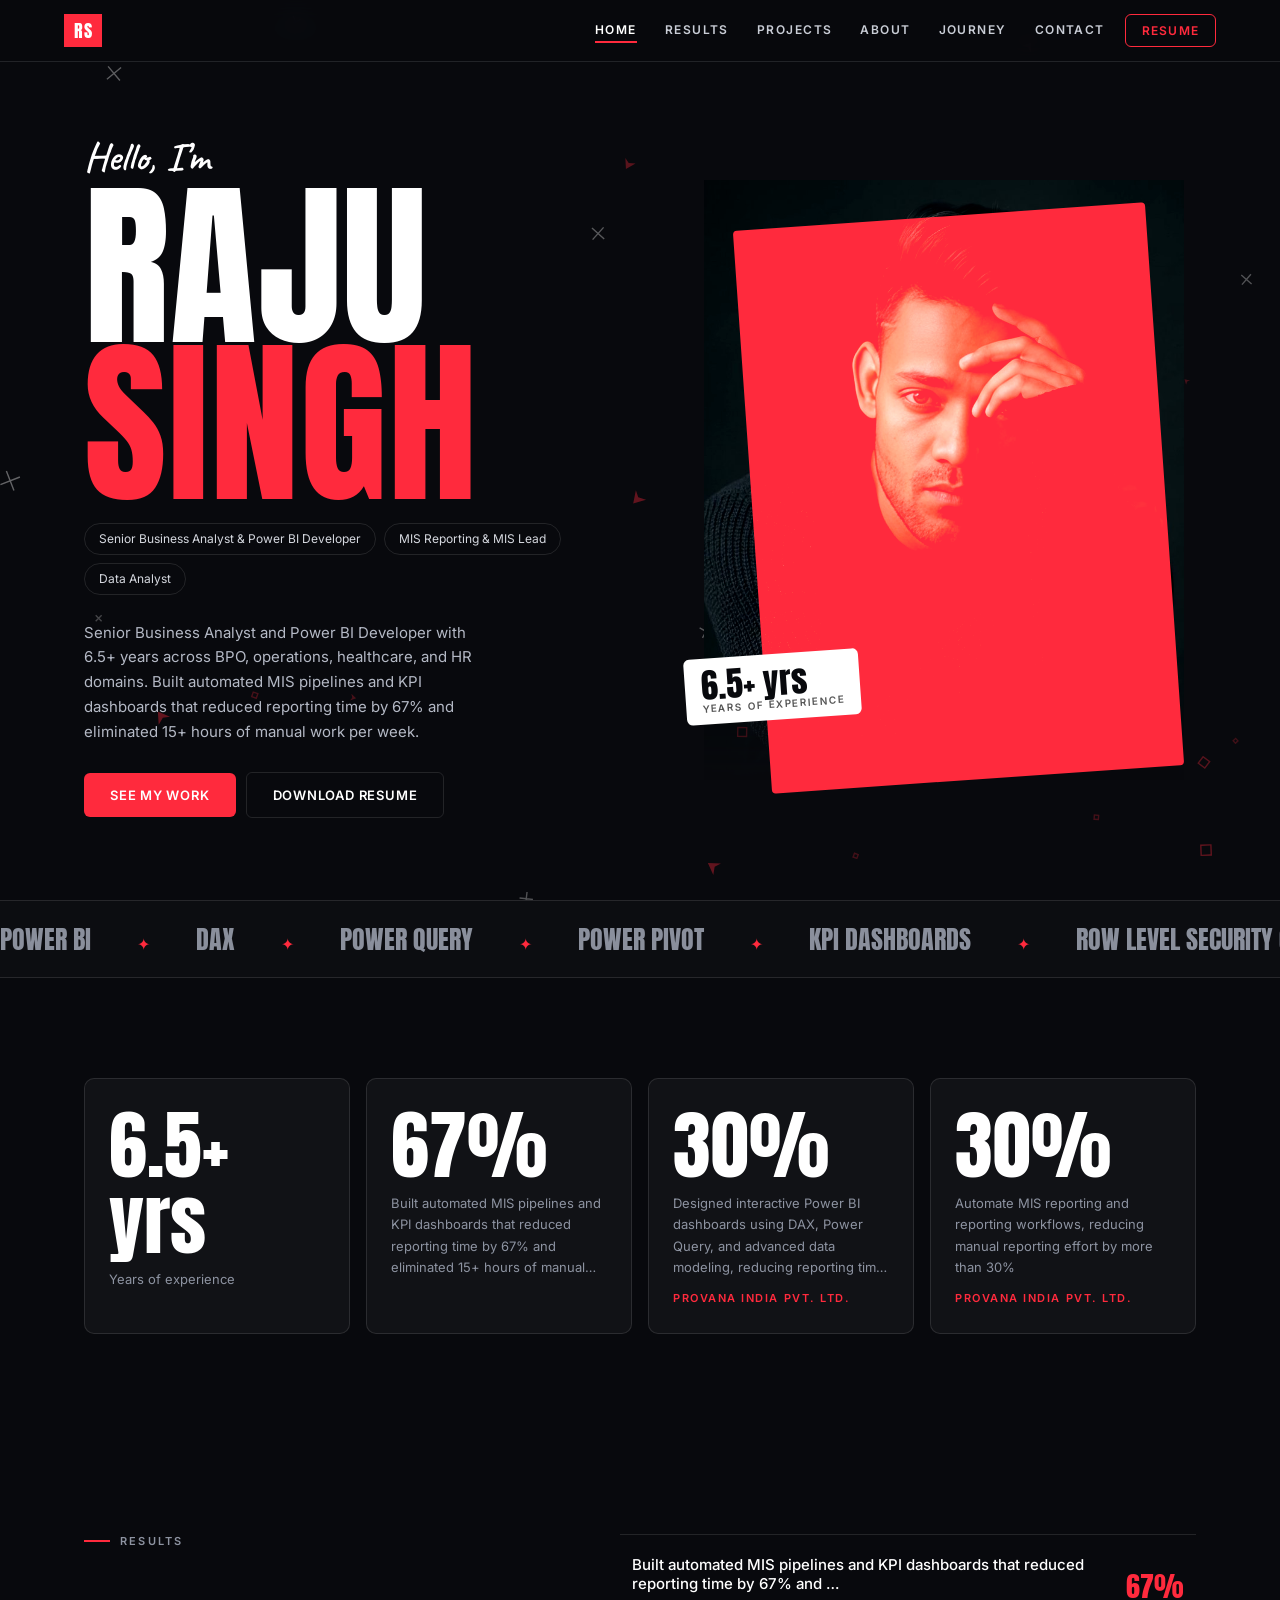
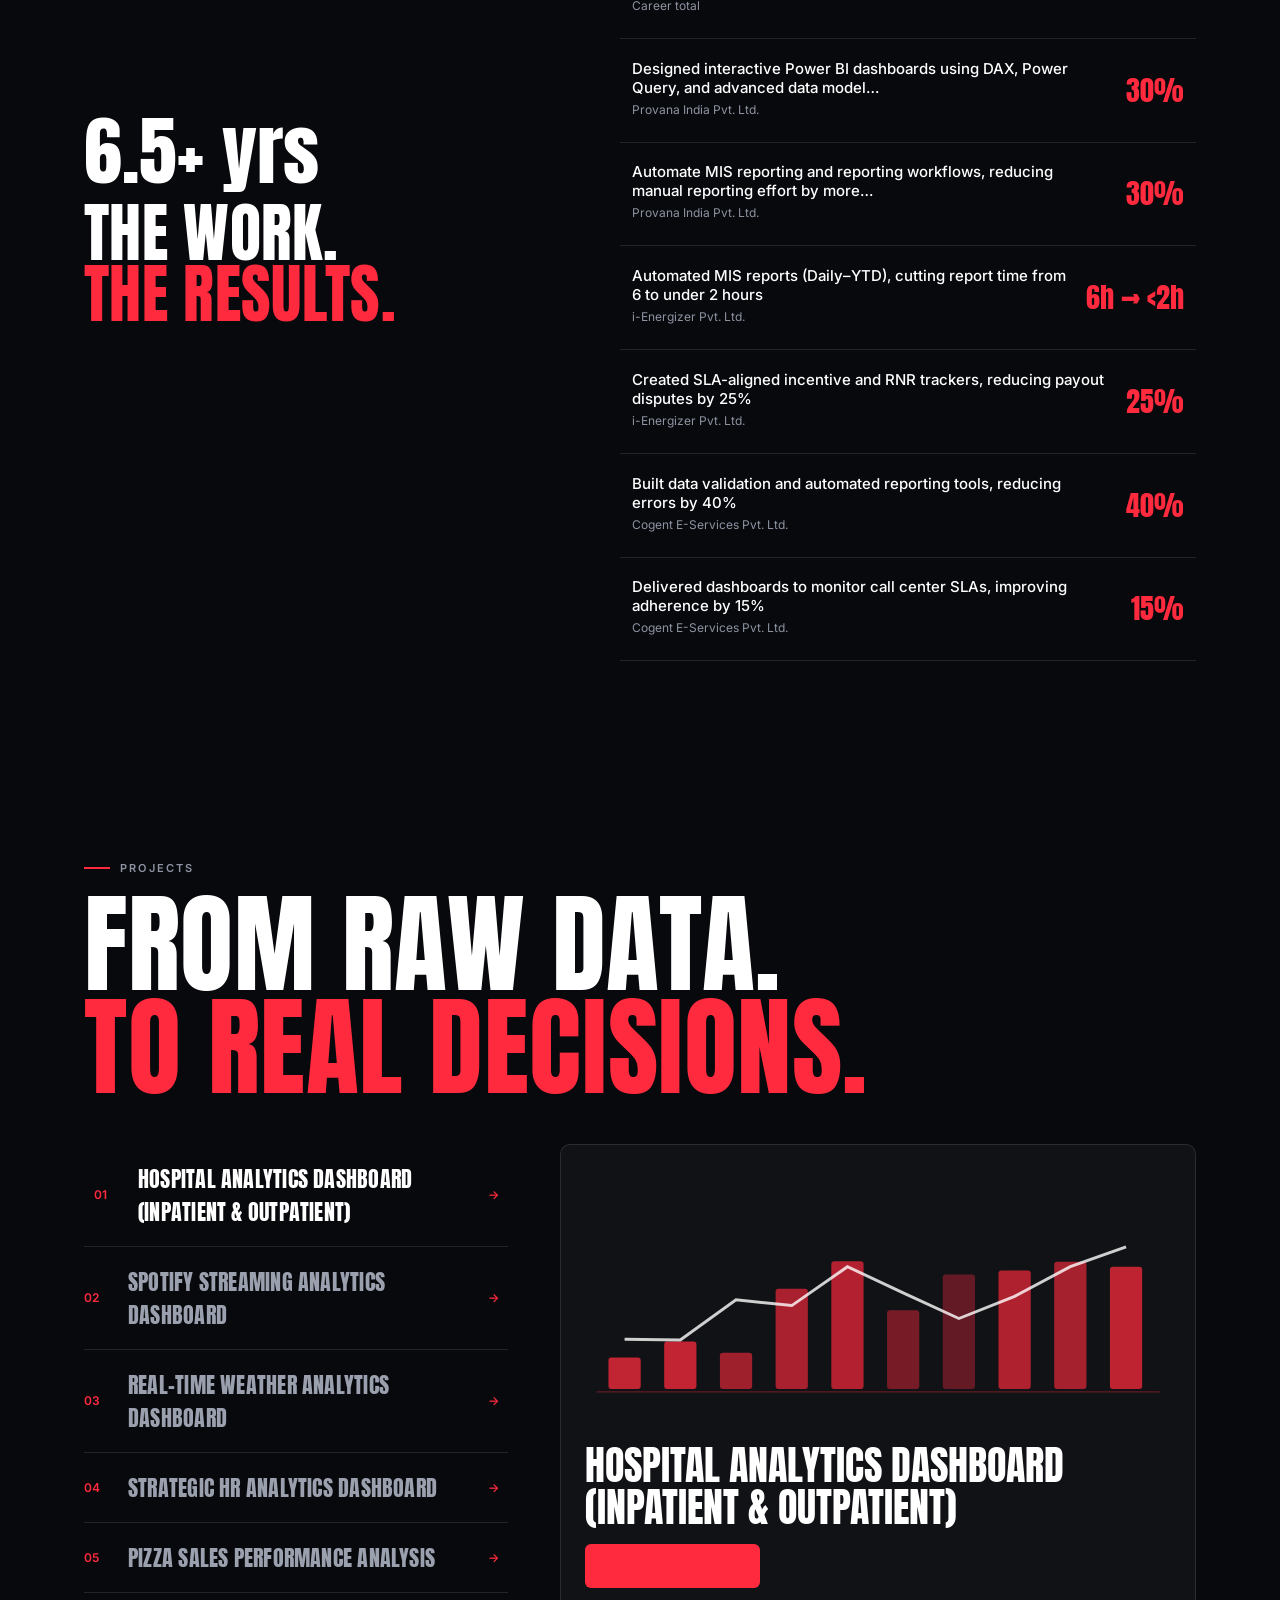
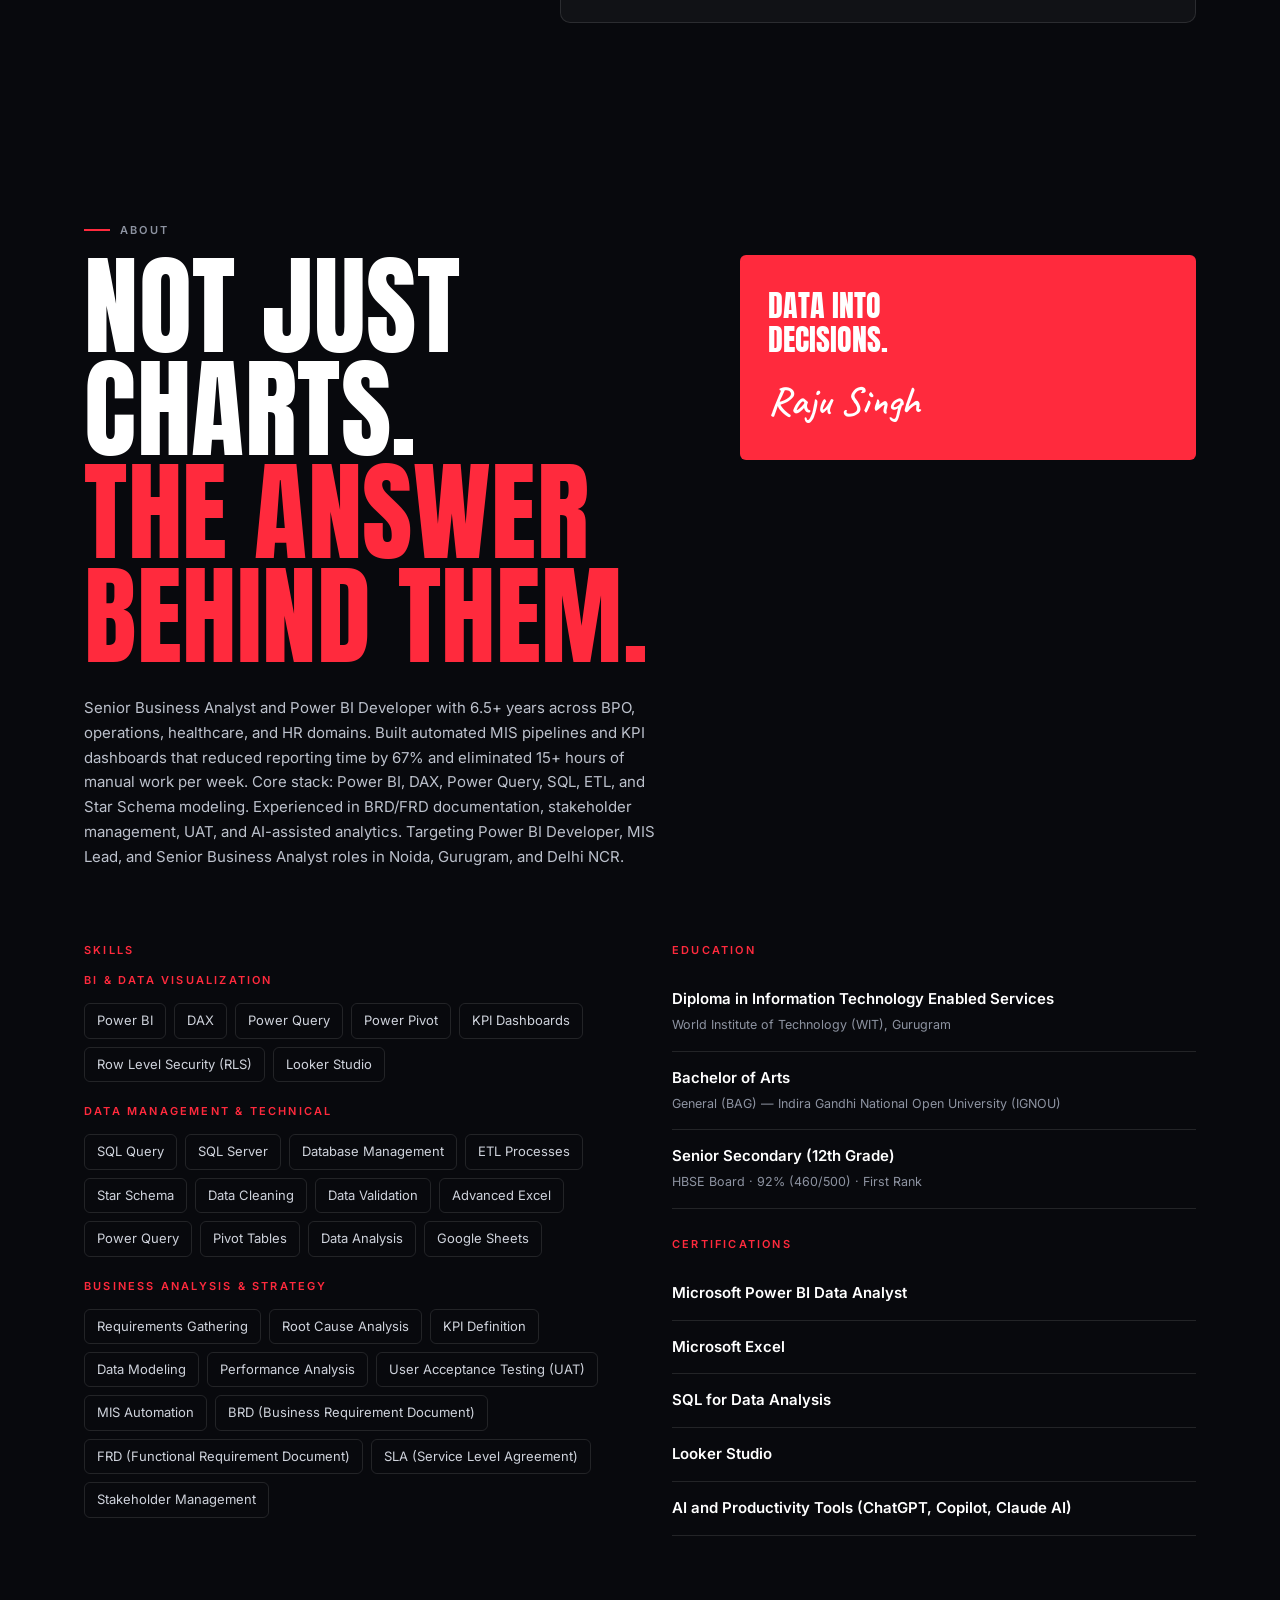
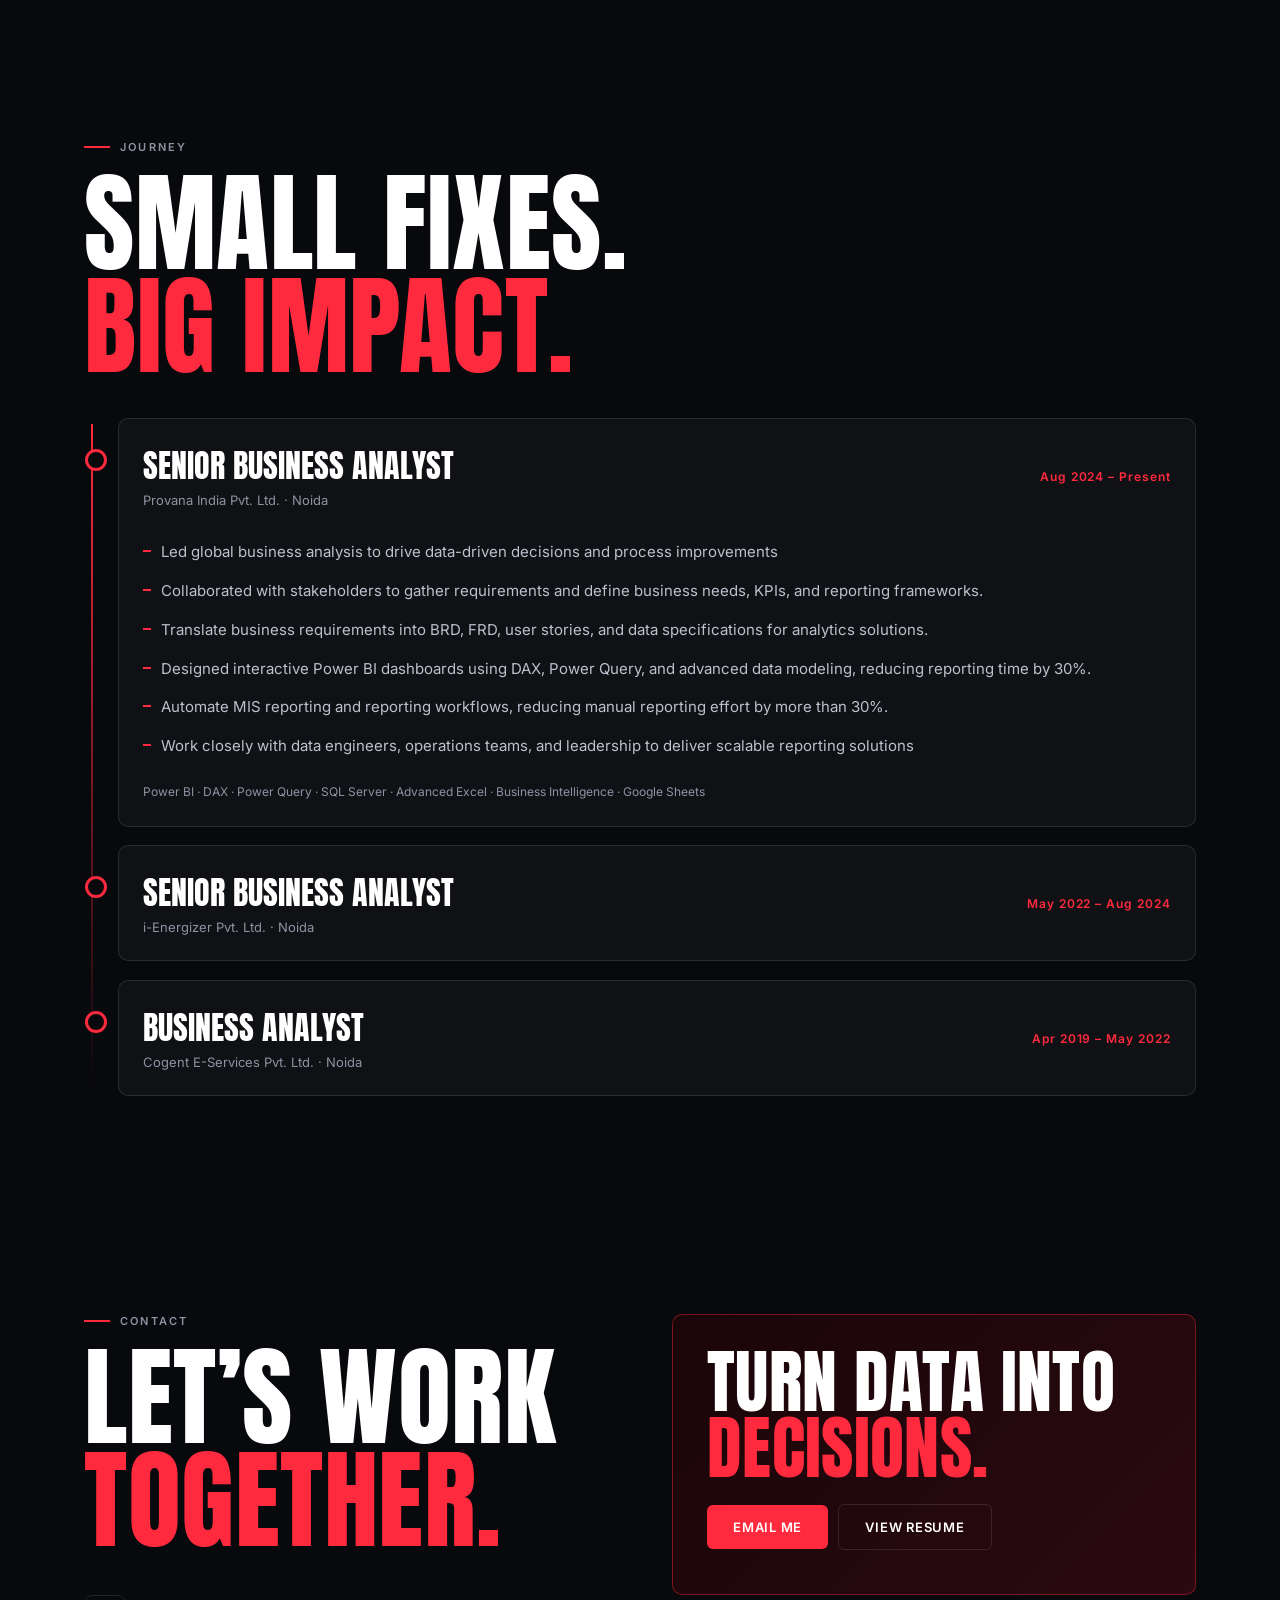
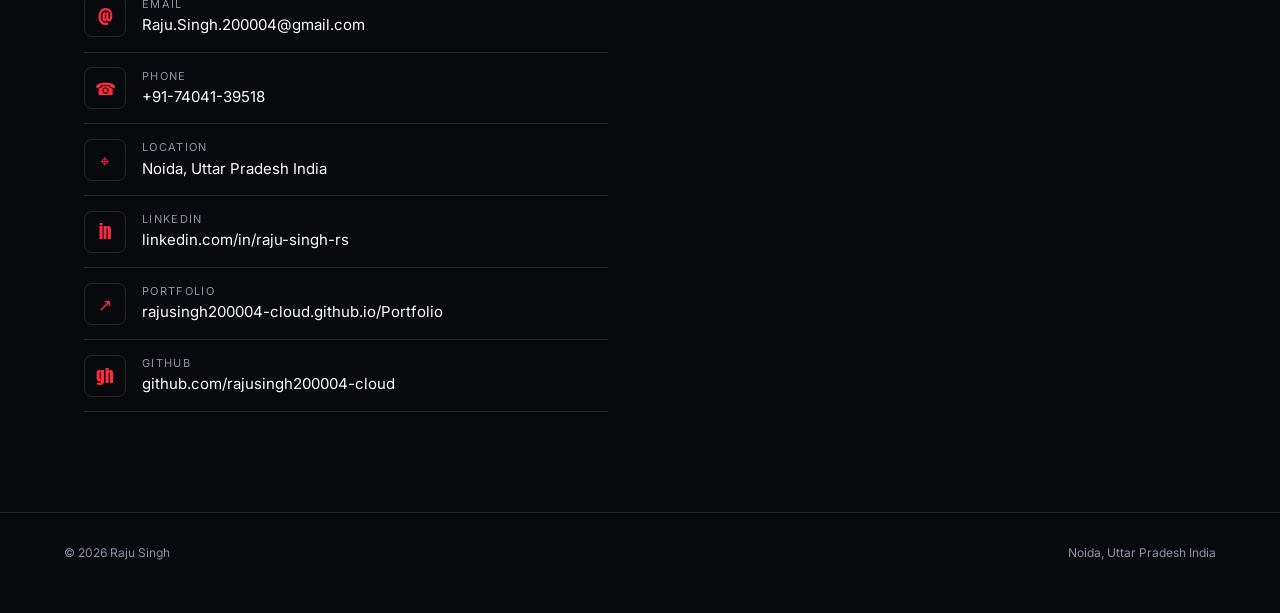
<file: index.html>
<!DOCTYPE html>
<html lang="en"><head>
<meta charset="utf-8"><meta name="viewport" content="width=device-width, initial-scale=1, viewport-fit=cover">
<title>Portfolio</title><meta name="theme-color" content="#08090d">
<link rel="preconnect" href="https://fonts.googleapis.com"><link rel="preconnect" href="https://fonts.gstatic.com" crossorigin>
<link href="https://fonts.googleapis.com/css2?family=Anton&family=Inter:wght@400;500;600&family=Caveat:wght@600&display=swap" rel="stylesheet">
<link rel="stylesheet" href="common.css">
<style>
:root{--ac:#ff2a3d;--glow:rgba(255,42,61,.25);--bg:#08090d;--dim:#8d93a1;--ln:rgba(255,255,255,.11)}
*{box-sizing:border-box;margin:0;padding:0}html{scroll-behavior:smooth;scroll-padding-top:70px}
body{background:var(--bg);color:#fff;font:15px/1.65 Inter,sans-serif;overflow-x:hidden;-webkit-text-size-adjust:100%}
a{color:inherit;text-decoration:none}button{font:inherit;background:none;border:0;color:inherit;cursor:pointer}img{max-width:100%;display:block}
#fx{position:fixed;inset:0;width:100%;height:100%;z-index:-1;pointer-events:none}
.wrap{max-width:1240px;margin:auto;padding:0 5vw}section{padding:100px 0;position:relative}
.h{font:400 clamp(44px,8.5vw,120px)/.95 Anton,Impact,sans-serif;text-transform:uppercase;letter-spacing:.005em}.h em{font-style:normal;color:var(--ac)}
.eb{font:600 11px Inter;letter-spacing:.2em;text-transform:uppercase;color:var(--dim);margin-bottom:18px;display:flex;gap:10px;align-items:center}.eb::before{content:'';width:26px;height:2px;background:var(--ac)}
.script{font:600 clamp(26px,4vw,40px) Caveat,cursive;color:#fff}
.btn{display:inline-flex;align-items:center;gap:8px;padding:14px 26px;border-radius:6px;background:var(--ac);font:600 13px Inter;letter-spacing:.06em;text-transform:uppercase;transition:.2s;margin:0 10px 10px 0}
.btn:hover{box-shadow:0 0 34px var(--glow);translate:0 -2px}.btn.g{background:none;border:1px solid var(--ln)}.btn.g:hover{border-color:var(--ac)}
.card{background:rgba(255,255,255,.04);border:1px solid var(--ln);border-radius:10px;padding:24px}
/* nav */
header{position:fixed;top:0;left:0;right:0;z-index:100;display:flex;align-items:center;gap:20px;padding:14px 5vw;background:rgba(8,9,13,.7);backdrop-filter:blur(12px);border-bottom:1px solid var(--ln)}
.logo{background:var(--ac);font:400 18px Anton;padding:3px 10px;letter-spacing:.04em}
.nl{display:flex;gap:28px;margin-left:auto}.nl a{font:600 12px Inter;letter-spacing:.12em;text-transform:uppercase;color:#c9cdd6;padding:4px 0;border-bottom:2px solid transparent}.nl a:hover,.nl a.cur{color:#fff;border-color:var(--ac)}
.hire{font:600 12px Inter;letter-spacing:.1em;text-transform:uppercase;border:1px solid var(--ac);padding:8px 16px;border-radius:6px;color:var(--ac)}.hire:hover{background:var(--ac);color:#fff}
.burger{display:none;padding:6px;margin-left:auto}.burger span{display:block;width:22px;height:2px;background:#fff;margin:5px 0}
.mmenu{position:fixed;top:56px;left:0;right:0;z-index:99;background:rgba(8,9,13,.97);display:none;flex-direction:column;padding:10px 5vw 24px}.mmenu.show{display:flex}.mmenu a{font:400 30px Anton;text-transform:uppercase;padding:10px 0;border-bottom:1px solid var(--ln)}
@media(max-width:880px){.nl,.hire{display:none}.burger{display:block}}
/* hero */
.hero{min-height:100svh;padding:120px 0 60px;display:flex;align-items:center}
.hg{display:grid;grid-template-columns:1.05fr .95fr;gap:4vw;align-items:center}
.hero .h{font-size:clamp(70px,14vw,210px);line-height:.88;margin:6px 0 20px}.hero .h span{display:block}.hero .h span+span{color:var(--ac)}
.roles{display:flex;flex-wrap:wrap;gap:8px;margin-bottom:26px}.roles span{border:1px solid var(--ln);border-radius:99px;padding:5px 14px;font-size:12px;color:#d6d9e0}
.lead{color:#b4b9c5;max-width:46ch;margin-bottom:28px}
.pic{position:relative;isolation:isolate;max-width:480px;justify-self:center;width:100%}
.pic::before{content:'';position:absolute;inset:6% 4% 0 10%;background:var(--ac);z-index:-1;transform:rotate(-4deg);border-radius:4px}
.pic img,.pic .ph{width:100%;aspect-ratio:4/5;object-fit:cover;object-position:50% 20%;mix-blend-mode:lighten;filter:contrast(1.05);-webkit-mask-image:linear-gradient(#000 78%,transparent);mask-image:linear-gradient(#000 78%,transparent)}
.ph{display:grid;place-items:center;font:400 90px Anton;color:#222}
.badge{position:absolute;left:-4%;bottom:10%;background:#fff;color:#08090d;padding:10px 16px;border-radius:6px;font:400 34px/1 Anton;transform:rotate(-4deg)}.badge small{display:block;font:600 10px Inter;letter-spacing:.14em;text-transform:uppercase;color:#555}
@media(max-width:880px){.hg{grid-template-columns:1fr}.pic{order:-1;max-width:340px}}
/* marquee */
.mq{border-block:1px solid var(--ln);overflow:hidden;padding:18px 0;background:rgba(255,255,255,.02)}.mq div{display:flex;gap:46px;width:max-content;animation:mq 38s linear infinite}.mq:hover div{animation-play-state:paused}
.mq span{font:400 26px Anton;text-transform:uppercase;color:#8a8f9c;white-space:nowrap}.mq span::after{content:'✦';color:var(--ac);margin-left:46px;font-size:16px}
@keyframes mq{to{transform:translateX(-50%)}}
/* stats */
.stats{display:grid;grid-template-columns:repeat(auto-fit,minmax(220px,1fr));gap:16px}.stats .card{padding:28px 24px}
.num{font:400 clamp(46px,6vw,76px)/1 Anton;color:#fff}.stats p{color:var(--dim);font-size:13px;margin-top:10px;display:-webkit-box;-webkit-line-clamp:4;-webkit-box-orient:vertical;overflow:hidden}
.stats .n2{color:var(--ac);font:600 11px Inter;letter-spacing:.14em;text-transform:uppercase;margin-top:12px}
/* work list */
.wk{display:grid;grid-template-columns:.9fr 1.1fr;gap:5vw;align-items:start}.big{font:400 clamp(110px,20vw,260px)/.85 Anton;color:var(--ac)}
.rows{border-top:1px solid var(--ln)}.rw{display:grid;grid-template-columns:1fr auto;gap:20px;align-items:center;padding:20px 12px;border-bottom:1px solid var(--ln);transition:.25s}
.rw b{font:500 15px Inter;display:block}.rw small{color:var(--dim);font-size:12px}.rw .v{font:400 28px Anton;color:var(--ac)}.rw.on{background:rgba(255,42,61,.08);padding-left:24px;box-shadow:none}
@media(max-width:860px){.wk{grid-template-columns:1fr}.big{font-size:140px}}
/* projects */
.pj{display:grid;grid-template-columns:.8fr 1.2fr;gap:4vw;align-items:start}.pl button{display:grid;grid-template-columns:44px 1fr 20px;width:100%;text-align:left;padding:18px 0;border-bottom:1px solid var(--ln);align-items:center;color:#9aa0ad;transition:.25s}
.pl button b{font:400 22px Anton;text-transform:uppercase;letter-spacing:.01em}.pl button span{font:600 12px Inter;color:var(--ac)}.pl button.cur,.pl button:hover{color:#fff;padding-left:10px}
.pv{padding:24px;color:var(--ac);min-height:300px;display:flex;flex-direction:column;justify-content:space-between;gap:18px}.pv svg{width:100%;height:auto}.pv h3{font:400 clamp(26px,3.4vw,40px) Anton;text-transform:uppercase;color:#fff;line-height:1.05}
@media(max-width:860px){.pj{grid-template-columns:1fr}.pv{order:-1}}
/* about */
.ab{display:grid;grid-template-columns:1.3fr 1fr;gap:5vw}.ab p{color:#bcc1cc;margin-bottom:14px}
.q{background:var(--ac);color:#fff;border-radius:6px;padding:34px 28px;align-self:start}.q p{font:400 30px/1.15 Anton;text-transform:uppercase;color:#fff;margin-bottom:18px}.q .script{color:#fff}
.two{display:grid;grid-template-columns:1fr 1fr;gap:5vw;margin-top:60px}.two h4{font:600 11px Inter;letter-spacing:.2em;text-transform:uppercase;color:var(--ac);margin-bottom:16px}
.chips{display:flex;flex-wrap:wrap;gap:8px;margin-bottom:22px}.chips span{border:1px solid var(--ln);padding:6px 12px;border-radius:6px;font-size:13px;color:#cfd3dc;cursor:pointer;transition:.2s}.chips span.on{background:var(--ac);border-color:var(--ac);color:#fff;translate:0 -3px}
.ed{padding:14px 0;border-bottom:1px solid var(--ln)}.ed b{font-weight:600;display:block}.ed small{color:var(--dim)}
@media(max-width:860px){.ab,.two{grid-template-columns:1fr}}
/* journey */
.tl{position:relative;padding-left:34px;margin-top:40px}.tl::before{content:'';position:absolute;left:7px;top:6px;bottom:6px;width:2px;background:linear-gradient(var(--ac),transparent)}
.job{position:relative;margin-bottom:18px;border:1px solid var(--ln);border-radius:10px;background:rgba(255,255,255,.035)}.job::before{content:'';position:absolute;left:-34px;top:30px;width:16px;height:16px;border-radius:50%;background:var(--bg);border:3px solid var(--ac)}
.job .acc-h{display:flex;justify-content:space-between;gap:16px;width:100%;padding:22px 24px;text-align:left;align-items:center}.job h3{font:400 clamp(22px,3vw,32px) Anton;text-transform:uppercase}.job small{display:block;color:var(--dim);font-size:13px}.job .w{color:var(--ac);font:600 12px Inter;letter-spacing:.08em;white-space:nowrap}
.job ul{list-style:none;padding:0 24px 8px}.job li{padding:7px 0 7px 18px;position:relative;color:#bcc1cc}.job li::before{content:'';position:absolute;left:0;top:17px;width:8px;height:2px;background:var(--ac)}.job .tools{padding:8px 24px 24px;font-size:12px;color:var(--dim)}
/* contact */
.ct{display:grid;grid-template-columns:1fr 1fr;gap:5vw;align-items:start}
.cr{display:flex;align-items:center;gap:16px;padding:14px 0;border-bottom:1px solid var(--ln);word-break:break-word}.ic{width:42px;height:42px;border:1px solid var(--ln);border-radius:8px;display:grid;place-items:center;color:var(--ac);font:400 17px Anton;flex-shrink:0}.cr small{display:block;color:var(--dim);font-size:11px;letter-spacing:.12em;text-transform:uppercase}.cr a:hover{color:var(--ac)}
.mk{background:linear-gradient(135deg,#1a0508,#2a0a10);border:1px solid rgba(255,42,61,.4);border-radius:10px;padding:34px}.mk .h{font-size:clamp(40px,6vw,70px);margin-bottom:22px}
@media(max-width:860px){.ct{grid-template-columns:1fr}}
footer{padding:30px 5vw 50px;border-top:1px solid var(--ln);color:var(--dim);font-size:12px;display:flex;justify-content:space-between;flex-wrap:wrap;gap:10px}
#cur{position:fixed;left:0;top:0;width:34px;height:34px;border:1.5px solid var(--ac);border-radius:50%;pointer-events:none;z-index:500;opacity:0;transition:opacity .2s,width .2s,height .2s,background .2s;margin:-17px 0 0 -17px}
#cur.a{width:58px;height:58px;margin:-29px 0 0 -29px;background:rgba(255,42,61,.12)}
</style></head><body>
<canvas id="fx"></canvas><div id="bar"></div><div id="tip"></div><div id="cur"></div>
<header><a class="logo" href="#home" id="logo"></a><nav class="nl" id="links"></nav><a class="hire" href="assets/CV.pdf" download>Resume</a><button class="burger" id="bb" aria-label="Menu" aria-expanded="false"><span></span><span></span><span></span></button></header>
<div class="mmenu" id="mm"></div>
<main id="app"></main>
<script src="common.js"></script>
<script>
load(init);
function init(d){
  const nm=d.name.split(' '),role=d.headline.split(/[|•]/).map(x=>x.trim()),cv='assets/CV.pdf',k=d.kpis;
  document.title=`${d.name} | ${role[0]}`;$('#logo').textContent=nm.map(w=>w[0]).join('');
  const nav=[['home','Home'],['work','Results'],['projects','Projects'],['about','About'],['journey','Journey'],['contact','Contact']];
  $('#links').innerHTML=$('#mm').innerHTML=nav.map(([i,t])=>`<a href="#${i}">${t}</a>`).join('');
  const tools=[...new Set(d.skills.flatMap(g=>g.items))],mqh=[...tools,...tools].map(t=>`<span>${E(t)}</span>`).join('');
  const rest=k.slice(1),first=k[0]||{value:'',label:''};
  const sk=d.skills.map(g=>`<h4>${E(g.group)}</h4><div class="chips">${g.items.map(s=>`<span data-tip="${E(tipOf(d,s,g.group))}">${E(s)}</span>`).join('')}</div>`).join('');
  const ic=(t)=>({email:'@',phone:'☎',location:'⌖',linkedin:'in',github:'gh',portfolio:'↗'}[t]||'↗');
  const rows=[['email',d.email,'mailto:'+d.email],['phone',d.phone,'tel:'+(d.phone||'').replace(/[^+\d]/g,'')],['location',d.location,''],...Object.entries(d.links||{}).map(([a,u])=>[a,u.replace(/^https?:\/\/(www\.)?/,'').replace(/\/$/,''),u])];
  $('#app').innerHTML=`
  <section id="home" class="hero"><div class="wrap hg"><div>
    <div class="script rv">Hello, I’m</div><h1 class="h rv">${nm.map(n=>`<span>${E(n)}</span>`).join('')}</h1>
    <div class="roles rv">${role.map(r=>`<span>${E(r)}</span>`).join('')}</div>
    <p class="lead rv">${E(d.summary.split('. ').slice(0,2).join('. '))}.</p>
    <div class="rv"><a class="btn" href="#projects">See my work</a><a class="btn g" href="${cv}" download>Download resume</a></div></div>
    <div class="pic rv tilt">${photo(d)}<div class="badge">${E(first.value)}<small>${E(first.label.length>26?'Experience':first.label)}</small></div></div></div></section>
  <div class="mq"><div>${mqh}</div></div>
  <section id="stats"><div class="wrap"><div class="stats" data-focus>${k.slice(0,4).map(x=>`<div class="card tilt rv"><div class="num" data-v="${E(x.value)}">${E(x.value)}</div><p>${E(x.label)}</p>${x.tag?`<div class="n2">${E(x.tag)}</div>`:''}</div>`).join('')}</div></div></section>
  <section id="work"><div class="wrap wk"><div><div class="eb rv">Results</div><div class="big rv" data-v="${E(first.value)}"><span class="num" data-v="${E(first.value)}">${E(first.value)}</span></div><h2 class="h rv" style="font-size:clamp(36px,5vw,64px);margin-top:14px">The work.<br><em>The results.</em></h2></div>
    <div class="rows" data-focus>${(rest.length?rest:k).map(x=>`<div class="rw foc rv"><div><b>${E(x.label.length>90?x.label.slice(0,88)+'…':x.label)}</b><small>${E(x.tag||'Career total')}</small></div><div class="v">${E(x.value)}</div></div>`).join('')}</div></div></section>
  <section id="projects"><div class="wrap"><div class="eb rv">Projects</div><h2 class="h rv" style="margin-bottom:44px">From raw data.<br><em>To real decisions.</em></h2>
    <div class="pj"><div class="pl rv">${d.projects.map((p,i)=>`<button data-i="${i}" class="${i?'':'cur'}"><span>0${i+1}</span><b>${E(p.name)}</b><span>→</span></button>`).join('')}</div>
    <div class="pv card" id="pv"></div></div></div></section>
  <section id="about"><div class="wrap"><div class="eb rv">About</div><div class="ab"><div><h2 class="h rv" style="margin-bottom:28px">Not just charts.<br><em>The answer behind them.</em></h2><p class="rv">${E(d.summary)}</p></div>
    <div class="q rv"><p>Data into<br>decisions.</p><span class="script">${E(d.name)}</span></div></div>
    <div class="two"><div class="rv"><h4>Skills</h4>${sk}</div><div class="rv"><h4>Education</h4>${d.education.map(e=>`<div class="ed"><b>${E(e.degree)}</b><small>${E([e.institution,e.extra].filter(Boolean).join(' · '))}</small></div>`).join('')}<h4 style="margin-top:28px">Certifications</h4>${d.certs.map(c=>`<div class="ed"><b>${E(c)}</b></div>`).join('')}</div></div></div></section>
  <section id="journey"><div class="wrap"><div class="eb rv">Journey</div><h2 class="h rv">Small fixes.<br><em>Big impact.</em></h2><div class="tl" data-focus>
    ${d.experience.map((e,i)=>`<div class="job acc foc rv${i?'':' open'}"><button class="acc-h"><div><h3>${E(e.role)}</h3><small>${E(e.company)}${e.place?' · '+E(e.place):''}</small></div><span class="w">${E(e.period)}</span></button><div class="acc-b"><div><ul>${e.bullets.map(b=>`<li>${E(b)}</li>`).join('')}</ul><div class="tools">${E(e.tools.join(' · '))}</div></div></div></div>`).join('')}</div></div></section>
  <section id="contact"><div class="wrap ct"><div><div class="eb rv">Contact</div><h2 class="h rv" style="margin-bottom:28px">Let’s work<br><em>together.</em></h2>${rows.map(([t,v,h])=>`<div class="cr rv"><div class="ic">${ic(t)}</div><div><small>${t}</small>${h?`<a href="${E(h)}"${/^http/.test(h)?' target="_blank" rel="noopener"':''}>${E(v)}</a>`:E(v)}</div></div>`).join('')}</div>
    <div class="mk rv"><h2 class="h">Turn data into <em>decisions.</em></h2><a class="btn" href="mailto:${E(d.email)}">Email me</a><a class="btn g" href="${cv}" target="_blank" rel="noopener">View resume</a></div></div></section>
  <footer><span>© ${new Date().getFullYear()} ${E(d.name)}</span><span>${E(d.location)}</span></footer>`;
  behave();projects(d);fx();cursor();
}
function projects(d){const pv=$('#pv'),b=$$('.pl button');const show=i=>{const p=d.projects[i];b.forEach((x,j)=>x.classList.toggle('cur',j===i));
  pv.innerHTML=`<div>${viz(p.name)}</div><div><h3>${E(p.name)}</h3>${p.url?`<a class="btn" style="margin-top:16px" target="_blank" rel="noopener" href="${E(p.url)}">View project →</a>`:''}</div>`;pv.animate([{opacity:0,transform:'translateY(12px)'},{opacity:1,transform:'none'}],{duration:350,easing:'ease-out'})};
  b.forEach((x,i)=>{x.onclick=()=>show(i);x.onpointerenter=e=>{if(e.pointerType==='mouse')show(i)}});show(0)}
function fx(){const c=$('#fx'),g=c.getContext('2d');let W,H,mx=0,my=0;const N=innerWidth<700?18:34,it=[];
  const size=()=>{W=c.width=innerWidth;H=c.height=innerHeight};size();addEventListener('resize',size);
  for(let i=0;i<N;i++)it.push({x:Math.random(),y:Math.random(),z:.3+Math.random()*1.2,t:i%3,r:Math.random()*6.3,s:(Math.random()-.5)*.01});
  addEventListener('pointermove',e=>{mx=e.clientX/innerWidth-.5;my=e.clientY/innerHeight-.5},{passive:true});
  (function f(){g.clearRect(0,0,W,H);for(const p of it){p.r+=p.s;const x=p.x*W+mx*-60*p.z,y=((p.y*H-(window.S||0)*500*p.z)%H+H)%H+my*-40*p.z;g.save();g.translate(x,y);g.rotate(p.r);g.globalAlpha=.16+p.z*.14;g.strokeStyle=p.t?'#ff2a3d':'#fff';g.fillStyle='#ff2a3d';g.lineWidth=1.4;const s=7*p.z;
    if(p.t===0){g.beginPath();g.moveTo(0,-s);g.lineTo(0,s);g.moveTo(-s,0);g.lineTo(s,0);g.stroke()}else if(p.t===1){g.beginPath();g.moveTo(0,0);g.lineTo(s*1.2,s*.5);g.lineTo(s*.5,s*.6);g.lineTo(s*.1,s*1.3);g.closePath();g.fill()}else{g.strokeRect(-s/2,-s/2,s,s)}g.restore()}
    if(!RM)requestAnimationFrame(f)})()}
function cursor(){if(!matchMedia('(hover:hover) and (pointer:fine)').matches)return;const c=$('#cur');let x=0,y=0,tx=0,ty=0;
  addEventListener('pointermove',e=>{tx=e.clientX;ty=e.clientY;c.style.opacity=1;c.classList.toggle('a',!!e.target.closest('a,button,.tilt,.foc,[data-tip]'))});
  (function f(){x+=(tx-x)*.2;y+=(ty-y)*.2;c.style.transform=`translate(${x}px,${y}px)`;requestAnimationFrame(f)})()}
</script></body></html>
</file>
<file: common.css>
.rv{opacity:0;translate:0 30px;transition:opacity .8s,translate .8s cubic-bezier(.2,.7,.2,1)}
.rv.in{opacity:1;translate:0 0}
.tilt,.foc{position:relative;transition:transform .18s ease-out,opacity .3s,filter .3s,border-color .3s,box-shadow .3s;transform-style:preserve-3d;will-change:transform}
.tilt::after{content:"";position:absolute;inset:0;border-radius:inherit;pointer-events:none;opacity:0;transition:.3s;background:radial-gradient(240px circle at var(--mx,50%) var(--my,50%),var(--glow),transparent 70%)}
.on{border-color:var(--ac)!important;box-shadow:0 18px 60px var(--glow)}.on::after{opacity:1}
[data-focus]{perspective:1000px}[data-focus]:has(.on)>:not(.on){opacity:.32;filter:saturate(.3)}
.acc-b{display:grid;grid-template-rows:0fr;transition:grid-template-rows .45s}.acc.open .acc-b{grid-template-rows:1fr}.acc-b>div{overflow:hidden}
#bar{position:fixed;top:0;left:0;height:3px;width:0;background:var(--ac);z-index:300}
#tip{position:fixed;z-index:400;max-width:240px;padding:10px 14px;border-radius:8px;background:#0b0b0e;border:1px solid var(--ac);color:#fff;font:12.5px/1.5 Inter,sans-serif;pointer-events:none;opacity:0;transform:translateY(6px);transition:opacity .15s,transform .15s;box-shadow:0 10px 40px rgba(0,0,0,.6)}
#tip.s{opacity:1;transform:none}#tip b{color:var(--ac)}
a:focus-visible,button:focus-visible{outline:2px solid var(--ac);outline-offset:3px}
@media(prefers-reduced-motion:reduce){*{transition:none!important;animation:none!important}.rv{opacity:1;translate:none}}
</file>
